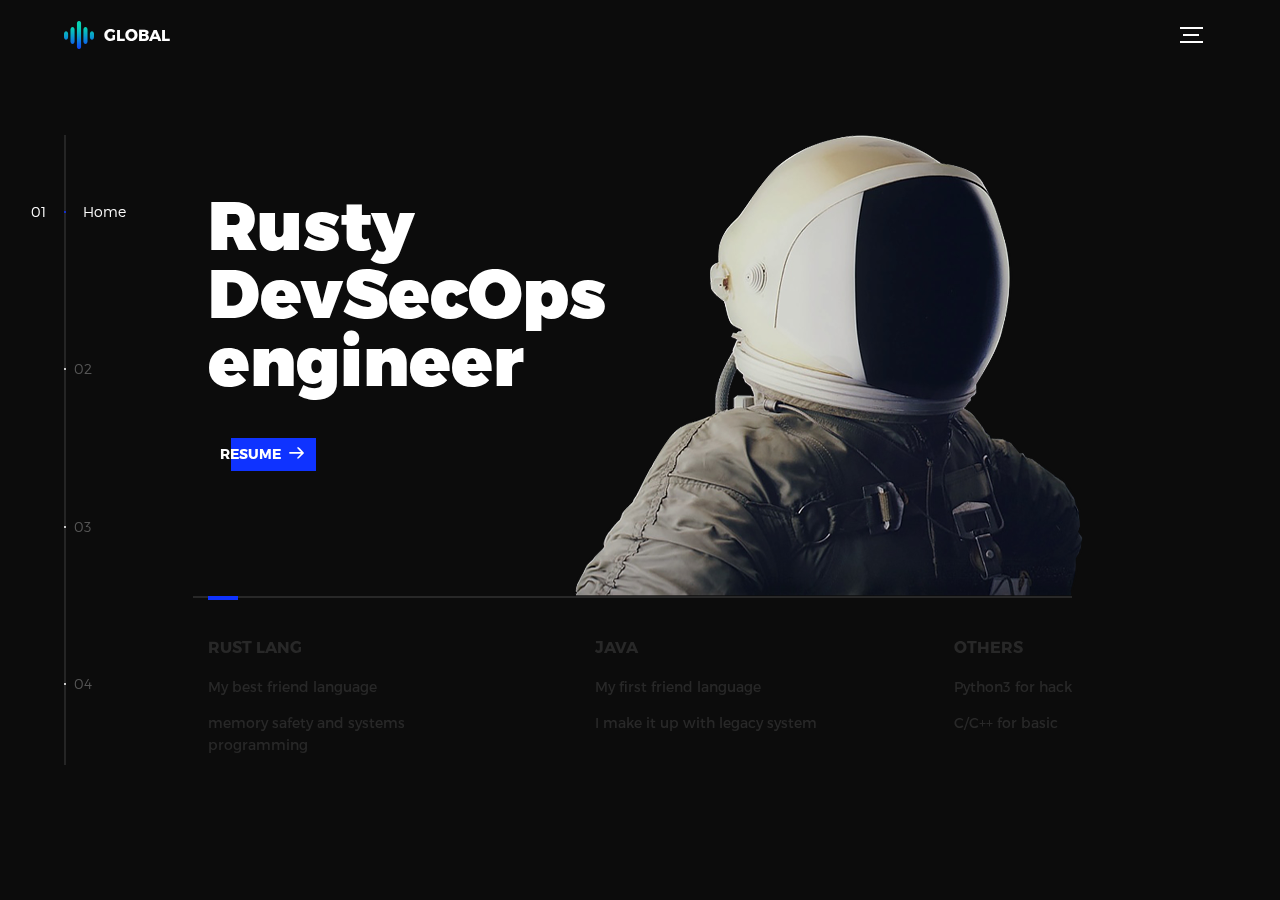
<file: index.html>
<!DOCTYPE html>
<html lang="en">
<head>

	    <style>
        /* CSS styles */
.comment, .commentInput, .commentForm {
    color: red !important;
}

        /* You can add more CSS styles here */
    </style>
  <title>Global</title>
  <meta charset="utf-8">
  <meta name="viewport" content="width=device-width, initial-scale=1">
  <meta http-equiv="X-UA-Compatible" content="IE=edge">
  <meta name="description" content="HTML5 website template">
  <meta name="keywords" content="global, template, html, sass, jquery">
  <meta name="author" content="Bucky Maler">
  <link rel="stylesheet" href="assets/css/main.css">
  <link rel="stylesheet" href="./styles.css">
</head>
<body>

<!-- notification for small viewports and landscape oriented smartphones -->
<div class="device-notification">
  <a class="device-notification--logo" href="#0">
    <img src="assets/img/logo.png" alt="Global">
    <p>Global</p>
  </a>
  <p class="device-notification--message">Global has so much to offer that we must request you orient your device to portrait or find a larger screen. You won't be disappointed.</p>
</div>

<div class="perspective effect-rotate-left">
  <div class="container"><div class="outer-nav--return"></div>
    <div id="viewport" class="l-viewport">
      <div class="l-wrapper">
        <header class="header">
          <a class="header--logo" href="#0">
            <img src="assets/img/logo.png" alt="Global">
            <p>Global</p>
          </a>
          <button class="header--cta cta">Hire Us</button>
          <div class="header--nav-toggle">
            <span></span>
          </div>
        </header>
        <nav class="l-side-nav">
          <ul class="side-nav">
            <li class="is-active"><span>Home</span></li>
            <li><span>About</span></li>
            <li><span>Comments</span></li>
            <li><span>Resume</span></li>
          </ul>
        </nav>
        <ul class="l-main-content main-content">
          <li class="l-section section section--is-active">
            <div class="intro">
              <div class="intro--banner">
                <h1>Rusty<br>DevSecOps<br>engineer</h1>
                <button class="cta">Resume
                  <svg version="1.1" id="Layer_1" xmlns="http://www.w3.org/2000/svg" xmlns:xlink="http://www.w3.org/1999/xlink" x="0px" y="0px" viewBox="0 0 150 118" style="enable-background:new 0 0 150 118;" xml:space="preserve">
                  <g transform="translate(0.000000,118.000000) scale(0.100000,-0.100000)">
                    <path d="M870,1167c-34-17-55-57-46-90c3-15,81-100,194-211l187-185l-565-1c-431,0-571-3-590-13c-55-28-64-94-18-137c21-20,33-20,597-20h575l-192-193C800,103,794,94,849,39c20-20,39-29,61-29c28,0,63,30,298,262c147,144,272,271,279,282c30,51,23,60-219,304C947,1180,926,1196,870,1167z"/>
                  </g>
                  </svg>
                  <span class="btn-background"></span>
                </button>
                <img src="assets/img/introduction-visual.png" alt="Welcome">
              </div>
              <div class="intro--options">
                <a href="#0">
                  <h3>Rust Lang</h3>
                  <p>My best friend language</p>
                  <p>memory safety and systems programming</p>
                </a>
                <a href="#0">
                  <h3>Java</h3>
                  <p>My first friend language</p>
                  <p>I make it up with legacy system</p>
                </a>
                <a href="#0">
                  <h3>others</h3>
                  <p>Python3 for hack</p>
                  <p>C/C++ for basic</p>
                </a>
              </div>
            </div>
          </li>

          <li class="l-section section">
            <div class="about">
              <div class="about--banner">
                <h2>I<br>believe in<br>the knowledge<br>power</h2>
                <a href="https://github.com/dongsub-joung">Career
                  <span>
                    <svg version="1.1" id="Layer_1" xmlns="http://www.w3.org/2000/svg" xmlns:xlink="http://www.w3.org/1999/xlink" x="0px" y="0px" viewBox="0 0 150 118" style="enable-background:new 0 0 150 118;" xml:space="preserve">
                    <g transform="translate(0.000000,118.000000) scale(0.100000,-0.100000)">
                      <path d="M870,1167c-34-17-55-57-46-90c3-15,81-100,194-211l187-185l-565-1c-431,0-571-3-590-13c-55-28-64-94-18-137c21-20,33-20,597-20h575l-192-193C800,103,794,94,849,39c20-20,39-29,61-29c28,0,63,30,298,262c147,144,272,271,279,282c30,51,23,60-219,304C947,1180,926,1196,870,1167z"/>
                    </g>
                    </svg>
                  </span>
                </a>
                <img src="assets/img/about-visual.png" alt="About Us">
              </div>
            </div>
          </li>

          <li class="l-section section">
            <div class="about">
              <div class="comments-container">
                <h2>Comments</h2>
                <div class="comments-list" id="commentsList">
                  <!-- Comments will be displayed here -->
                </div>
                <form id="commentForm" class="comment-form">
                  <textarea id="commentInput"style="color:red;" placeholder="Write your comment here..." required;></textarea>
                  <button type="submit">Submit</button>
                  <input type="hidden" id="g-recaptcha" name="g-recaptcha">
                </form>
              </div>
            </div>
          </li>




          <li class="l-section section">
            <div class="hire">
              <h2>Joung Dong Sub</h2>
              <h2>DevSecOps & Rusty</h2>
              <h2><a href="resume/resume.html">Resume - JP</a></h2>
              <h2><a href="resume/A.html">Resume - KR</a></h2>
              <h2><a href="https://sparta001.github.io">My pics(WASM)</a></h2>
              <h2><a href="mailto:kirino1103@proton.me">kirino1103@proton.me</a></h2>
            
            </div>
          </li>
        </ul>
      </div>
    </div>
  </div>
  <ul class="outer-nav">
    <li class="is-active">Home</li>
    <li>About</li>
    <li>Hire us</li>
  </ul>
</div>

<script src="https://ajax.googleapis.com/ajax/libs/jquery/2.2.4/jquery.min.js"></script>
<script>window.jQuery || document.write('<script src="assets/js/vendor/jquery-2.2.4.min.js"><\/script>')</script>
<script src="assets/js/functions-min.js"></script>
<script src="./script.js"></script>

<script src='https://www.google.com/recaptcha/api.js?render=6LcUP1ApAAAAAFsGrB5fdeUzixWHDy6RmNQpgVsR'></script>

  <script type="text/javascript">
    grecaptcha.ready(function() {
     grecaptcha.execute('6LcUP1ApAAAAAFsGrB5fdeUzixWHDy6RmNQpgVsR', {action: 'homepage'}).then(function(token) {
      document.getElementById('g-recaptcha').value = token;
     });
    });
  </script>
</body>
</html>
</file>
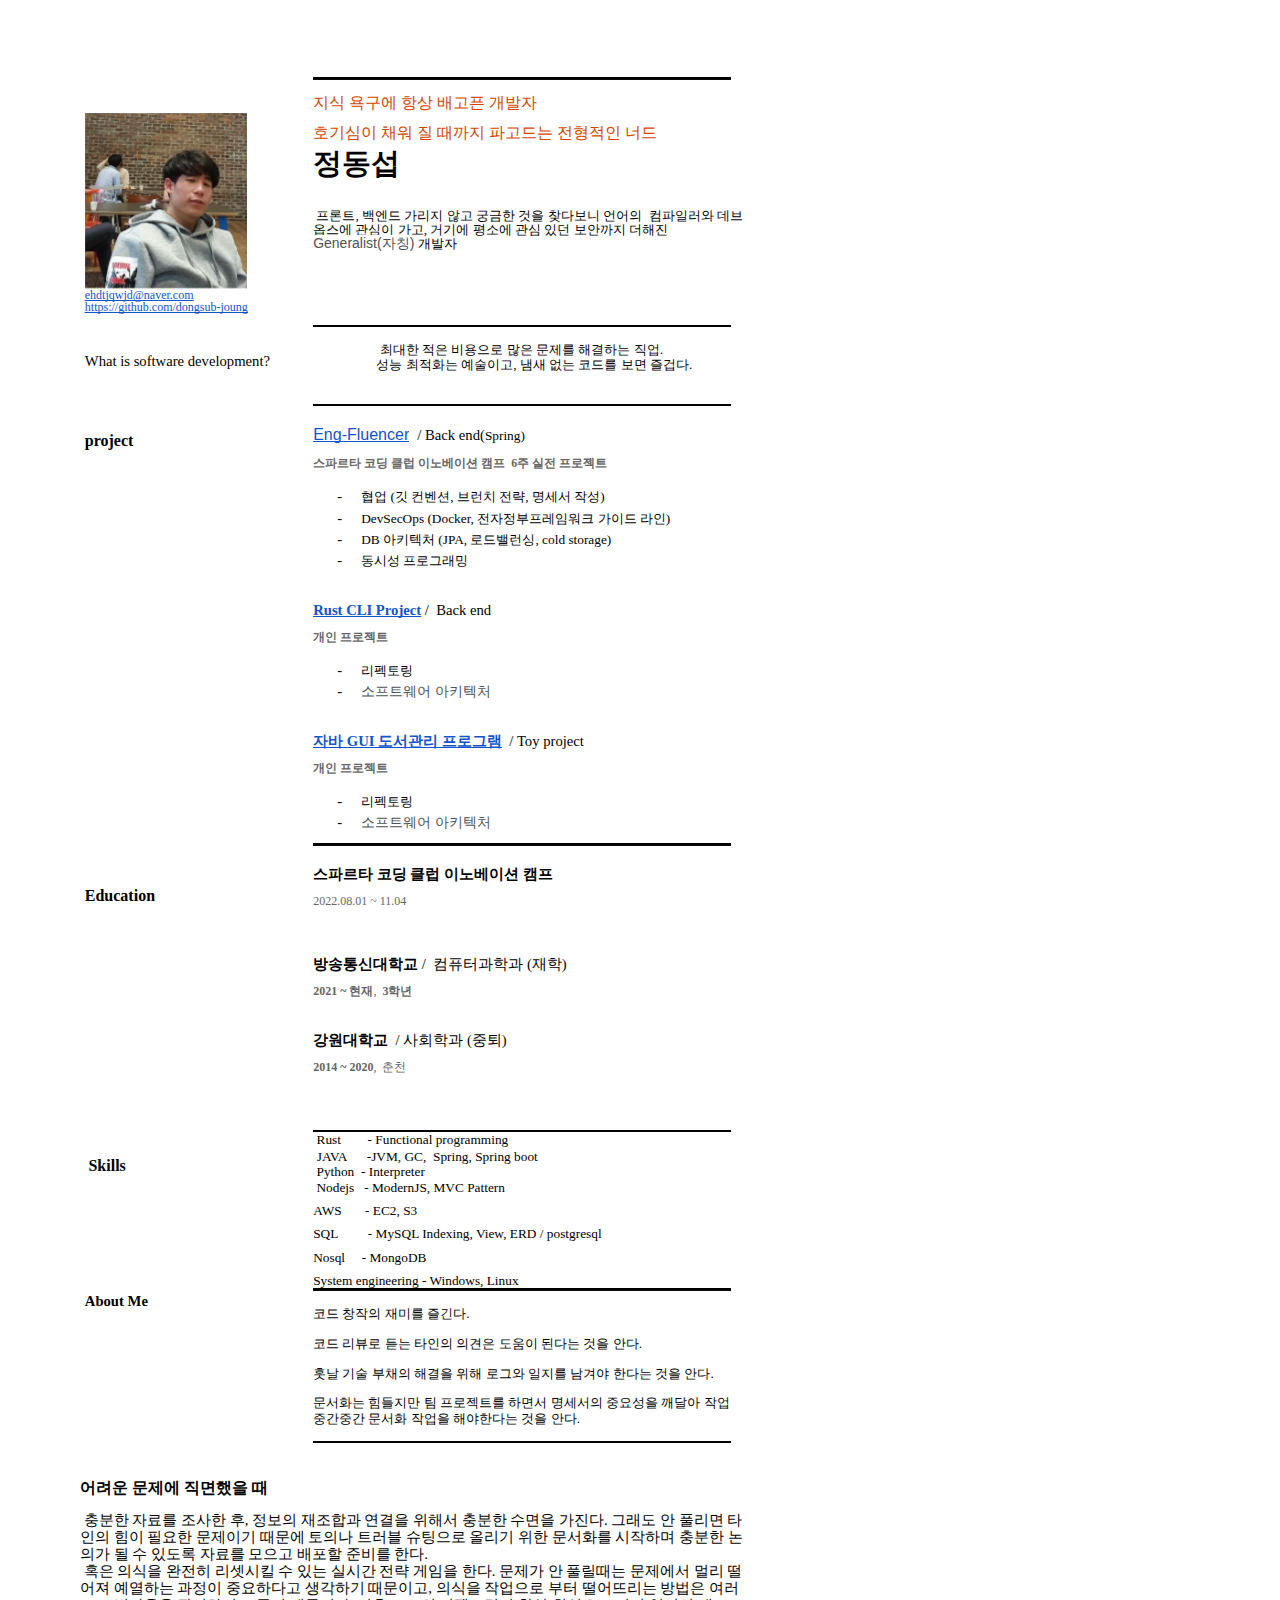
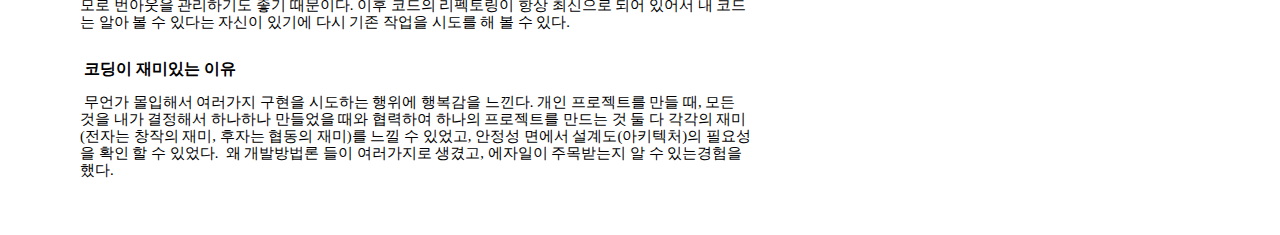
<file: resume/A.html>
<html><head><meta content="text/html; charset=UTF-8" http-equiv="content-type"><style type="text/css">@import url(https://themes.googleusercontent.com/fonts/css?kit=xTOoZr6X-i3kNg7pYrzMsnEzyYBuwf3lO_Sc3Mw9RUVbV0WvE1cEyAoIq5yYZlSc);.lst-kix_8loykrvct98i-0>li:before{content:"-  "}ul.lst-kix_uy7w8wjc7b1o-2{list-style-type:none}.lst-kix_8loykrvct98i-1>li:before{content:"-  "}.lst-kix_8loykrvct98i-2>li:before{content:"-  "}ul.lst-kix_uy7w8wjc7b1o-3{list-style-type:none}ul.lst-kix_uy7w8wjc7b1o-0{list-style-type:none}ul.lst-kix_uy7w8wjc7b1o-1{list-style-type:none}ul.lst-kix_uy7w8wjc7b1o-6{list-style-type:none}ul.lst-kix_uy7w8wjc7b1o-7{list-style-type:none}ul.lst-kix_uy7w8wjc7b1o-4{list-style-type:none}ul.lst-kix_uy7w8wjc7b1o-5{list-style-type:none}ul.lst-kix_uy7w8wjc7b1o-8{list-style-type:none}ul.lst-kix_8loykrvct98i-3{list-style-type:none}ul.lst-kix_8loykrvct98i-4{list-style-type:none}.lst-kix_8loykrvct98i-8>li:before{content:"-  "}ul.lst-kix_8loykrvct98i-1{list-style-type:none}ul.lst-kix_8loykrvct98i-2{list-style-type:none}ul.lst-kix_8loykrvct98i-7{list-style-type:none}ul.lst-kix_8loykrvct98i-8{list-style-type:none}ul.lst-kix_8loykrvct98i-5{list-style-type:none}ul.lst-kix_8loykrvct98i-6{list-style-type:none}ul.lst-kix_8loykrvct98i-0{list-style-type:none}.lst-kix_uy7w8wjc7b1o-0>li:before{content:"-  "}.lst-kix_uy7w8wjc7b1o-2>li:before{content:"-  "}.lst-kix_uy7w8wjc7b1o-1>li:before{content:"-  "}.lst-kix_8loykrvct98i-7>li:before{content:"-  "}.lst-kix_8loykrvct98i-5>li:before{content:"-  "}.lst-kix_8loykrvct98i-6>li:before{content:"-  "}ul.lst-kix_t8szb1f31g3m-1{list-style-type:none}ul.lst-kix_t8szb1f31g3m-0{list-style-type:none}ul.lst-kix_t8szb1f31g3m-3{list-style-type:none}.lst-kix_8loykrvct98i-3>li:before{content:"-  "}.lst-kix_8loykrvct98i-4>li:before{content:"-  "}ul.lst-kix_t8szb1f31g3m-2{list-style-type:none}ul.lst-kix_t8szb1f31g3m-5{list-style-type:none}ul.lst-kix_t8szb1f31g3m-4{list-style-type:none}ul.lst-kix_t8szb1f31g3m-7{list-style-type:none}ul.lst-kix_t8szb1f31g3m-6{list-style-type:none}ul.lst-kix_t8szb1f31g3m-8{list-style-type:none}.lst-kix_uy7w8wjc7b1o-7>li:before{content:"-  "}.lst-kix_uy7w8wjc7b1o-6>li:before{content:"-  "}.lst-kix_uy7w8wjc7b1o-8>li:before{content:"-  "}.lst-kix_uy7w8wjc7b1o-3>li:before{content:"-  "}.lst-kix_uy7w8wjc7b1o-4>li:before{content:"-  "}.lst-kix_uy7w8wjc7b1o-5>li:before{content:"-  "}.lst-kix_t8szb1f31g3m-2>li:before{content:"-  "}.lst-kix_t8szb1f31g3m-0>li:before{content:"-  "}.lst-kix_t8szb1f31g3m-4>li:before{content:"-  "}.lst-kix_t8szb1f31g3m-3>li:before{content:"-  "}li.li-bullet-0:before{margin-left:-18pt;white-space:nowrap;display:inline-block;min-width:18pt}.lst-kix_t8szb1f31g3m-1>li:before{content:"-  "}.lst-kix_t8szb1f31g3m-8>li:before{content:"-  "}.lst-kix_t8szb1f31g3m-7>li:before{content:"-  "}.lst-kix_t8szb1f31g3m-6>li:before{content:"-  "}.lst-kix_t8szb1f31g3m-5>li:before{content:"-  "}ol{margin:0;padding:0}table td,table th{padding:0}.c34{border-right-style:solid;padding:3.6pt 3.6pt 3.6pt 3.6pt;border-bottom-color:#ffffff;border-top-width:0pt;border-right-width:0pt;border-left-color:#ffffff;vertical-align:top;border-right-color:#ffffff;border-left-width:0pt;border-top-style:solid;border-left-style:solid;border-bottom-width:0pt;width:176.3pt;border-top-color:#ffffff;border-bottom-style:solid}.c16{border-right-style:solid;padding:5pt 5pt 5pt 5pt;border-bottom-color:#ffffff;border-top-width:0pt;border-right-width:0pt;border-left-color:#ffffff;vertical-align:top;border-right-color:#ffffff;border-left-width:0pt;border-top-style:solid;border-left-style:solid;border-bottom-width:0pt;width:327.7pt;border-top-color:#ffffff;border-bottom-style:solid}.c2{padding-top:0pt;padding-bottom:0pt;line-height:1.15;orphans:2;widows:2;text-align:left;height:11pt}.c8{color:#000000;font-weight:700;text-decoration:none;vertical-align:baseline;font-size:11pt;font-family:"Lato";font-style:normal}.c14{color:#d44500;font-weight:400;text-decoration:none;vertical-align:baseline;font-size:10pt;font-family:"Lato";font-style:normal}.c19{color:#666666;font-weight:400;text-decoration:none;vertical-align:baseline;font-size:9pt;font-style:normal}.c13{margin-left:36pt;padding-top:5pt;padding-left:0pt;padding-bottom:0pt;line-height:1.0;text-align:left}.c25{color:#d44500;font-weight:400;text-decoration:none;vertical-align:baseline;font-size:12pt;font-style:normal}.c10{text-decoration-skip-ink:none;font-size:9pt;-webkit-text-decoration-skip:none;color:#1155cc;text-decoration:underline}.c18{padding-top:6pt;padding-bottom:0pt;line-height:1.0;text-align:left;height:11pt}.c0{background-color:#ffffff;font-size:10.5pt;font-family:"Arial";color:#4d5156;font-weight:400}.c4{padding-top:0pt;padding-bottom:0pt;line-height:1.0;text-align:left;height:11pt}.c6{padding-top:0pt;padding-bottom:0pt;line-height:1.0;text-align:left}.c12{color:#000000;text-decoration:none;vertical-align:baseline;font-style:normal}.c32{padding-top:16pt;padding-bottom:0pt;line-height:1.15;text-align:left}.c44{border-spacing:0;border-collapse:collapse;margin-right:auto}.c41{padding-top:4pt;padding-bottom:0pt;line-height:1.15;text-align:left}.c1{padding-top:6pt;padding-bottom:0pt;line-height:1.15;text-align:left}.c36{text-decoration-skip-ink:none;-webkit-text-decoration-skip:none;color:#1155cc;text-decoration:underline}.c3{padding-top:0pt;padding-bottom:0pt;line-height:1.15;text-align:left}.c29{padding-top:6pt;padding-bottom:0pt;line-height:1.0;text-align:left}.c39{background-color:#ffffff;font-size:12pt;font-family:"Arial"}.c40{background-color:#ffffff;max-width:504pt;padding:36pt 54pt 36pt 54pt}.c7{font-size:11pt;font-family:"Lato";font-weight:400}.c21{font-weight:400;font-size:9pt}.c17{font-weight:400;font-size:10pt}.c11{font-size:12pt;font-weight:700}.c22{padding:0;margin:0}.c9{color:inherit;text-decoration:inherit}.c27{font-size:13pt;font-family:"Raleway"}.c20{font-weight:700;font-size:10pt}.c5{orphans:2;widows:2}.c43{height:214.5pt}.c28{height:81pt}.c45{height:141.8pt}.c15{font-family:"Lato"}.c38{font-size:22pt}.c35{font-size:6pt}.c47{height:59.2pt}.c37{font-family:"Raleway"}.c31{page-break-after:avoid}.c42{font-size:9pt}.c30{height:11pt}.c26{font-weight:700}.c46{color:#24292f}.c24{height:66.8pt}.c23{font-size:10pt}.c33{font-weight:400}.title{padding-top:6pt;color:#000000;font-weight:700;font-size:24pt;padding-bottom:0pt;font-family:"Raleway";line-height:1.0;page-break-after:avoid;orphans:2;widows:2;text-align:left}.subtitle{padding-top:3pt;color:#f2511b;font-weight:700;font-size:16pt;padding-bottom:0pt;font-family:"Raleway";line-height:1.0;page-break-after:avoid;orphans:2;widows:2;text-align:left}li{color:#000000;font-size:11pt;font-family:"Lato"}p{margin:0;color:#000000;font-size:11pt;font-family:"Lato"}h1{padding-top:4pt;color:#000000;font-weight:700;font-size:12pt;padding-bottom:0pt;font-family:"Raleway";line-height:1.15;page-break-after:avoid;orphans:2;widows:2;text-align:left}h2{padding-top:6pt;color:#000000;font-weight:700;font-size:11pt;padding-bottom:0pt;font-family:"Lato";line-height:1.15;page-break-after:avoid;orphans:2;widows:2;text-align:left}h3{padding-top:6pt;color:#666666;font-size:9pt;padding-bottom:0pt;font-family:"Lato";line-height:1.15;page-break-after:avoid;orphans:2;widows:2;text-align:left}h4{padding-top:8pt;-webkit-text-decoration-skip:none;color:#666666;text-decoration:underline;font-size:11pt;padding-bottom:0pt;line-height:1.15;page-break-after:avoid;text-decoration-skip-ink:none;font-family:"Trebuchet MS";orphans:2;widows:2;text-align:left}h5{padding-top:8pt;color:#666666;font-size:11pt;padding-bottom:0pt;font-family:"Trebuchet MS";line-height:1.15;page-break-after:avoid;orphans:2;widows:2;text-align:left}h6{padding-top:8pt;color:#666666;font-size:11pt;padding-bottom:0pt;font-family:"Trebuchet MS";line-height:1.15;page-break-after:avoid;font-style:italic;orphans:2;widows:2;text-align:left}</style></head><body class="c40 doc-content"><p class="c3 c30"><span class="c12 c15 c33 c35"></span></p><a id="t.430068167a3ee9b8377adfa25f89f45b311cb01b"></a><a id="t.0"></a><table class="c44"><tr class="c45"><td class="c34" colspan="1" rowspan="1"><p class="c4 c31 title" id="h.4prkjmzco10w"><span class="c12 c26 c27"></span></p><p class="c4 c5"><span class="c12 c7"></span></p><p class="c6 c5"><span style="overflow: hidden; display: inline-block; margin: 0.00px 0.00px; border: 0.00px solid #000000; transform: rotate(0.00rad) translateZ(0px); -webkit-transform: rotate(0.00rad) translateZ(0px); width: 162.50px; height: 176.39px;"><img alt="" src="images/image2.jpg" style="width: 162.50px; height: 176.39px; margin-left: 0.00px; margin-top: 0.00px; transform: rotate(0.00rad) translateZ(0px); -webkit-transform: rotate(0.00rad) translateZ(0px);" title=""></span></p><p class="c6 c5"><span class="c10"><a class="c9" href="mailto:ehdtjqwjd@naver.com">ehdtjqwjd@naver.com</a></span></p><p class="c6 c5"><span class="c10"><a class="c9" href="https://www.google.com/url?q=https://github.com/dongsub-joung&amp;sa=D&amp;source=editors&amp;ust=1704192529591000&amp;usg=AOvVaw03KQDg-KQeLoETMLQfgfi3">https://github.com/dongsub-joung</a></span><span class="c42">&nbsp;</span></p></td><td class="c16" colspan="1" rowspan="1"><p class="c6"><span style="overflow: hidden; display: inline-block; margin: 0.00px 0.00px; border: 0.00px solid #000000; transform: rotate(0.00rad) translateZ(0px); -webkit-transform: rotate(0.00rad) translateZ(0px); width: 418.00px; height: 2.67px;"><img alt="" src="images/image1.png" style="width: 418.00px; height: 2.67px; margin-left: 0.00px; margin-top: 0.00px; transform: rotate(0.00rad) translateZ(0px); -webkit-transform: rotate(0.00rad) translateZ(0px);" title="horizontal line"></span></p><p class="c4"><span class="c14"></span></p><p class="c6"><span class="c15 c25">&#51648;&#49885; &#50837;&#44396;&#50640; &#54637;&#49345; &#48176;&#44256;&#54536; &#44060;&#48156;&#51088;</span></p><p class="c4"><span class="c25 c15"></span></p><p class="c6"><span class="c25 c15">&#54840;&#44592;&#49900;&#51060; &#52292;&#50892; &#51656; &#46412;&#44620;&#51648; &#54028;&#44256;&#46300;&#45716; &#51204;&#54805;&#51201;&#51064; &#45320;&#46300;</span></p><p class="c29"><span class="c12 c15 c26 c38">&#51221;&#46041;&#49453;</span></p><p class="c18"><span class="c12 c17 c15"></span></p><p class="c29"><span class="c23">&nbsp;&#54532;&#47200;&#53944;, &#48177;&#50644;&#46300; &#44032;&#47532;&#51648; &#50506;&#44256; &#44417;&#44552;&#54620; &#44163;&#51012; &#52286;&#45796;&#48372;&#45768; &#50616;&#50612;&#51032; &nbsp;&#52980;&#54028;&#51068;&#47084;&#50752; &#45936;&#48652;&#50741;&#49828;&#50640; &#44288;&#49900;&#51060; &#44032;&#44256;, &#44144;&#44592;&#50640; &#54217;&#49548;&#50640; &#44288;&#49900; &#51080;&#45912; &#48372;&#50504;&#44620;&#51648; &#45908;&#54644;&#51652; </span><span class="c0">Generalist(&#51088;&#52845;) </span><span class="c23">&#44060;&#48156;&#51088;</span></p></td></tr><tr class="c47"><td class="c34" colspan="1" rowspan="1"><p class="c4"><span class="c12 c15 c20"></span></p><h1 class="c41" id="h.g1609fr94wr5"><span class="c7">What is software development? </span></h1></td><td class="c16" colspan="1" rowspan="1"><p class="c3"><span style="overflow: hidden; display: inline-block; margin: 0.00px 0.00px; border: 0.00px solid #000000; transform: rotate(0.00rad) translateZ(0px); -webkit-transform: rotate(0.00rad) translateZ(0px); width: 418.00px; height: 2.67px;"><img alt="" src="images/image1.png" style="width: 418.00px; height: 2.67px; margin-left: 0.00px; margin-top: 0.00px; transform: rotate(0.00rad) translateZ(0px); -webkit-transform: rotate(0.00rad) translateZ(0px);" title="horizontal line"></span></p><p class="c2"><span class="c12 c17 c15"></span></p><p class="c3 c5"><span class="c23">&nbsp; &nbsp; &nbsp; &nbsp; &nbsp; &nbsp; &nbsp; &nbsp; &nbsp; &nbsp; </span><span class="c12 c17 c15">&#52572;&#45824;&#54620; &#51201;&#51008; &#48708;&#50857;&#51004;&#47196; &#47566;&#51008; &#47928;&#51228;&#47484; &#54644;&#44208;&#54616;&#45716; &#51649;&#50629;. </span></p><p class="c3 c5"><span class="c23">&nbsp; &nbsp; &nbsp; &nbsp; &nbsp; &nbsp; &nbsp; &nbsp; &nbsp; &nbsp;&#49457;&#45733; &#52572;&#51201;&#54868;&#45716; &#50696;&#49696;&#51060;&#44256;, &#45252;&#49352; &#50630;&#45716; &#53076;&#46300;&#47484; &#48372;&#47732; &#51600;&#44161;&#45796;.</span></p></td></tr><tr class="c43"><td class="c34" colspan="1" rowspan="1"><p class="c4"><span class="c12 c20 c15"></span></p><h1 class="c41" id="h.gbnhrfggwdei"><span>project</span></h1></td><td class="c16" colspan="1" rowspan="1"><p class="c3"><span style="overflow: hidden; display: inline-block; margin: 0.00px 0.00px; border: 0.00px solid #000000; transform: rotate(0.00rad) translateZ(0px); -webkit-transform: rotate(0.00rad) translateZ(0px); width: 418.00px; height: 2.67px;"><img alt="" src="images/image1.png" style="width: 418.00px; height: 2.67px; margin-left: 0.00px; margin-top: 0.00px; transform: rotate(0.00rad) translateZ(0px); -webkit-transform: rotate(0.00rad) translateZ(0px);" title="horizontal line"></span></p><h2 class="c1" id="h.y1q60llsp3ln"><span class="c36 c33 c39"><a class="c9" href="https://www.google.com/url?q=https://github.com/Minwooooooo/FinalProject&amp;sa=D&amp;source=editors&amp;ust=1704192529594720&amp;usg=AOvVaw1ePc232WraYdWhcQxr5maI">Eng-Fluencer</a></span><span class="c39 c33 c46">&nbsp;</span><span class="c7">&nbsp;/ </span><span class="c33">Back end(</span><span class="c17">Spring)</span></h2><h3 class="c3" id="h.80m0megl6m3e"><span>&#49828;&#54028;&#47476;&#53440; &#53076;&#46377; &#53364;&#47101;</span><span>&nbsp;&#51060;&#45432;&#48288;&#51060;&#49496; &#52896;&#54532; &nbsp;6&#51452; &#49892;&#51204; &#54532;&#47196;&#51229;&#53944;</span></h3><ul class="c22 lst-kix_t8szb1f31g3m-0 start"><li class="c13 li-bullet-0"><span class="c12 c17 c15">&#54801;&#50629; (&#44611; &#52968;&#48292;&#49496;, &#48652;&#47088;&#52824; &#51204;&#47029;, &#47749;&#49464;&#49436; &#51089;&#49457;)</span></li><li class="c13 li-bullet-0"><span class="c12 c17 c15">DevSecOps (Docker, &#51204;&#51088;&#51221;&#48512;&#54532;&#47112;&#51076;&#50892;&#53356; &#44032;&#51060;&#46300; &#46972;&#51064;)</span></li><li class="c13 li-bullet-0"><span class="c12 c17 c15">DB &#50500;&#53412;&#53581;&#52376; (JPA, &#47196;&#46300;&#48184;&#47088;&#49905;, cold storage)</span></li><li class="c13 li-bullet-0"><span class="c12 c17 c15">&#46041;&#49884;&#49457; &#54532;&#47196;&#44536;&#47000;&#48141;</span></li></ul><h2 class="c32" id="h.jx2g99olagu3"><span class="c36"><a class="c9" href="https://www.google.com/url?q=https://github.com/dongsub-joung/rust_CLI&amp;sa=D&amp;source=editors&amp;ust=1704192529596072&amp;usg=AOvVaw1h1pQppQ01USon4JjpnfnZ">Rust CLI Project</a></span><span>&nbsp;</span><span class="c7">/ &nbsp;</span><span class="c33">Back end</span><span class="c17">&nbsp;</span></h2><h3 class="c3" id="h.2mi9nbblv0yw"><span>&#44060;&#51064; &#54532;&#47196;&#51229;&#53944;</span></h3><ul class="c22 lst-kix_8loykrvct98i-0 start"><li class="c13 li-bullet-0"><span class="c12 c17 c15">&#47532;&#54169;&#53664;&#47553;</span></li><li class="c13 li-bullet-0"><span class="c0">&#49548;&#54532;&#53944;&#50920;&#50612; &#50500;&#53412;&#53581;&#52376;</span></li></ul><h2 class="c32" id="h.bzmuwmfhy523"><span class="c36"><a class="c9" href="https://www.google.com/url?q=https://github.com/dongsub-joung/Sociology_bookList&amp;sa=D&amp;source=editors&amp;ust=1704192529597096&amp;usg=AOvVaw3shZeiS-e7fTmgSVo0c6dm">&#51088;&#48148; GUI &#46020;&#49436;&#44288;&#47532; &#54532;&#47196;&#44536;&#47016;</a></span><span>&nbsp;</span><span class="c7">&nbsp;/ </span><span class="c33">Toy project</span></h2><h3 class="c3" id="h.aoj1792hs637"><span>&#44060;&#51064; &#54532;&#47196;&#51229;&#53944;</span></h3><ul class="c22 lst-kix_8loykrvct98i-0"><li class="c13 li-bullet-0"><span class="c12 c17 c15">&#47532;&#54169;&#53664;&#47553;</span></li><li class="c13 li-bullet-0"><span class="c0">&#49548;&#54532;&#53944;&#50920;&#50612; &#50500;&#53412;&#53581;&#52376;</span></li></ul></td></tr><tr class="c24"><td class="c34" colspan="1" rowspan="1"><p class="c4"><span class="c12 c20 c15"></span></p><p class="c4"><span class="c12 c20 c15"></span></p><h1 class="c41" id="h.tk538brb1kdf"><span class="c11 c37">Education</span></h1></td><td class="c16" colspan="1" rowspan="1"><p class="c3"><span style="overflow: hidden; display: inline-block; margin: 0.00px 0.00px; border: 0.00px solid #000000; transform: rotate(0.00rad) translateZ(0px); -webkit-transform: rotate(0.00rad) translateZ(0px); width: 418.00px; height: 2.67px;"><img alt="" src="images/image1.png" style="width: 418.00px; height: 2.67px; margin-left: 0.00px; margin-top: 0.00px; transform: rotate(0.00rad) translateZ(0px); -webkit-transform: rotate(0.00rad) translateZ(0px);" title="horizontal line"></span></p><h2 class="c1" id="h.6wyjc8ttqn9t"><span>&#49828;&#54028;&#47476;&#53440; &#53076;&#46377; &#53364;&#47101; &#51060;&#45432;&#48288;&#51060;&#49496; &#52896;&#54532;</span></h2><h3 class="c3" id="h.gr2w351ys1pt"><span class="c19 c15">2022.08.01 ~ 11.04</span></h3><p class="c4 c5"><span class="c12 c7"></span></p><h2 class="c1" id="h.f3ka0w8ljnt9"><span>&#48169;&#49569;&#53685;&#49888;&#45824;&#54617;&#44368; </span><span class="c7">/ &nbsp;</span><span class="c33">&#52980;&#54504;&#53552;&#44284;&#54617;&#44284; (&#51116;&#54617;)</span></h2><h3 class="c3" id="h.uqfre138cju9"><span>2021 ~ &#54788;&#51116;</span><span class="c21 c15">, &nbsp;</span><span>3&#54617;&#45380;</span></h3><h2 class="c32" id="h.u3uy0857ab2n"><span>&#44053;&#50896;&#45824;&#54617;&#44368; </span><span class="c7">&nbsp;</span><span class="c7">/</span><span class="c33">&nbsp;&#49324;&#54924;&#54617;&#44284; (&#51473;&#53748;)</span></h2><h3 class="c3" id="h.re1qtuma0rpm"><span>2014 ~ 2020</span><span class="c21 c15">, &nbsp;</span><span class="c19 c15">&#52632;&#52380;</span></h3><p class="c4 c5"><span class="c7 c12"></span></p><p class="c4 c5"><span class="c12 c7"></span></p></td></tr><tr class="c28"><td class="c34" colspan="1" rowspan="1"><p class="c2"><span class="c12 c20 c15"></span></p><p class="c2"><span class="c8"></span></p><p class="c3 c5"><span class="c26">&nbsp;</span><span class="c11 c37">Skills</span></p><p class="c2"><span class="c8"></span></p><p class="c2"><span class="c8"></span></p><p class="c2"><span class="c8"></span></p><p class="c2"><span class="c8"></span></p><p class="c2"><span class="c8"></span></p><p class="c2"><span class="c8"></span></p><p class="c2"><span class="c8"></span></p><p class="c2"><span class="c8"></span></p><p class="c3 c5"><span class="c26">About Me</span></p></td><td class="c16" colspan="1" rowspan="1"><p class="c3"><span style="overflow: hidden; display: inline-block; margin: 0.00px 0.00px; border: 0.00px solid #000000; transform: rotate(0.00rad) translateZ(0px); -webkit-transform: rotate(0.00rad) translateZ(0px); width: 418.00px; height: 2.67px;"><img alt="" src="images/image1.png" style="width: 418.00px; height: 2.67px; margin-left: 0.00px; margin-top: 0.00px; transform: rotate(0.00rad) translateZ(0px); -webkit-transform: rotate(0.00rad) translateZ(0px);" title="horizontal line"></span></p><p class="c3 c5"><span class="c23">&nbsp;Rust &nbsp; &nbsp; &nbsp; &nbsp;- Functional programming</span></p><p class="c3 c5"><span class="c26">&nbsp;</span><span class="c12 c17 c15">JAVA &nbsp; &nbsp; &nbsp;-JVM, GC, &nbsp;Spring, Spring boot</span></p><p class="c3 c5"><span class="c12 c17 c15">&nbsp;Python &nbsp;- Interpreter</span></p><p class="c3 c5"><span class="c12 c17 c15">&nbsp;Nodejs &nbsp; - ModernJS, MVC Pattern</span></p><p class="c1"><span class="c12 c17 c15">AWS &nbsp; &nbsp; &nbsp; - EC2, S3</span></p><p class="c1"><span class="c12 c17 c15">SQL &nbsp; &nbsp; &nbsp; &nbsp; - MySQL Indexing, View, ERD / postgresql</span></p><p class="c1"><span class="c12 c17 c15">Nosql &nbsp; &nbsp; - MongoDB </span></p><p class="c1"><span class="c23">System engineering - Windows, Linux</span></p><p class="c3"><span style="overflow: hidden; display: inline-block; margin: 0.00px 0.00px; border: 0.00px solid #000000; transform: rotate(0.00rad) translateZ(0px); -webkit-transform: rotate(0.00rad) translateZ(0px); width: 418.00px; height: 2.67px;"><img alt="" src="images/image1.png" style="width: 418.00px; height: 2.67px; margin-left: 0.00px; margin-top: 0.00px; transform: rotate(0.00rad) translateZ(0px); -webkit-transform: rotate(0.00rad) translateZ(0px);" title="horizontal line"></span></p><p class="c3 c30"><span class="c12 c17 c15"></span></p><p class="c3"><span class="c12 c17 c15">&#53076;&#46300; &#52285;&#51089;&#51032; &#51116;&#48120;&#47484; &#51600;&#44596;&#45796;. </span></p><p class="c3 c30"><span class="c12 c17 c15"></span></p><p class="c3"><span class="c12 c17 c15">&#53076;&#46300; &#47532;&#48624;&#47196; &#46307;&#45716; &#53440;&#51064;&#51032; &#51032;&#44204;&#51008; &#46020;&#50880;&#51060; &#46108;&#45796;&#45716; &#44163;&#51012; &#50504;&#45796;.</span></p><p class="c3 c30"><span class="c12 c17 c15"></span></p><p class="c3"><span class="c12 c17 c15">&#54999;&#45216; &#44592;&#49696; &#48512;&#52292;&#51032; &#54644;&#44208;&#51012; &#50948;&#54644; &#47196;&#44536;&#50752; &#51068;&#51648;&#47484; &#45224;&#44200;&#50556; &#54620;&#45796;&#45716; &#44163;&#51012; &#50504;&#45796;.</span></p><p class="c3 c30"><span class="c12 c17 c15"></span></p><p class="c3"><span class="c12 c17 c15">&#47928;&#49436;&#54868;&#45716; &#55192;&#46308;&#51648;&#47564; &#54016; &#54532;&#47196;&#51229;&#53944;&#47484; &#54616;&#47732;&#49436; &#47749;&#49464;&#49436;&#51032; &#51473;&#50836;&#49457;&#51012; &#44648;&#45804;&#50500; &#51089;&#50629; &#51473;&#44036;&#51473;&#44036; &#47928;&#49436;&#54868; &#51089;&#50629;&#51012; &#54644;&#50556;&#54620;&#45796;&#45716; &#44163;&#51012; &#50504;&#45796;.</span></p><p class="c3 c30"><span class="c12 c17 c15"></span></p><p class="c3"><span style="overflow: hidden; display: inline-block; margin: 0.00px 0.00px; border: 0.00px solid #000000; transform: rotate(0.00rad) translateZ(0px); -webkit-transform: rotate(0.00rad) translateZ(0px); width: 418.00px; height: 2.67px;"><img alt="" src="images/image1.png" style="width: 418.00px; height: 2.67px; margin-left: 0.00px; margin-top: 0.00px; transform: rotate(0.00rad) translateZ(0px); -webkit-transform: rotate(0.00rad) translateZ(0px);" title="horizontal line"></span></p></td></tr></table><p class="c2"><span class="c12 c17 c15"></span></p><p class="c2"><span class="c8"></span></p><p class="c3 c5"><span class="c11">&#50612;&#47140;&#50868; &#47928;&#51228;&#50640; &#51649;&#47732;&#54664;&#51012; &#46412;</span><span class="c12 c11 c15">&nbsp; </span></p><p class="c2"><span class="c8"></span></p><p class="c3 c5"><span class="c26">&nbsp;</span><span class="c12 c7">&#52649;&#48516;&#54620; &#51088;&#47308;&#47484; &#51312;&#49324;&#54620; &#54980;, &#51221;&#48372;&#51032; &#51116;&#51312;&#54633;&#44284; &#50672;&#44208;&#51012; &#50948;&#54644;&#49436; &#52649;&#48516;&#54620; &#49688;&#47732;&#51012; &#44032;&#51652;&#45796;. &#44536;&#47000;&#46020; &#50504; &#54400;&#47532;&#47732; &#53440;&#51064;&#51032; &#55192;&#51060; &#54596;&#50836;&#54620; &#47928;&#51228;&#51060;&#44592; &#46412;&#47928;&#50640; &#53664;&#51032;&#45208; &#53944;&#47084;&#48660; &#49800;&#54021;&#51004;&#47196; &#50732;&#47532;&#44592; &#50948;&#54620; &#47928;&#49436;&#54868;&#47484; &#49884;&#51089;&#54616;&#47728; &#52649;&#48516;&#54620; &#45436;&#51032;&#44032; &#46112; &#49688; &#51080;&#46020;&#47197; &#51088;&#47308;&#47484; &#47784;&#51004;&#44256; &#48176;&#54252;&#54624; &#51456;&#48708;&#47484; &#54620;&#45796;. </span></p><p class="c3 c5"><span class="c12 c7">&nbsp;&#54841;&#51008; &#51032;&#49885;&#51012; &#50756;&#51204;&#55176; &#47532;&#49483;&#49884;&#53420; &#49688; &#51080;&#45716; &#49892;&#49884;&#44036; &#51204;&#47029; &#44172;&#51076;&#51012; &#54620;&#45796;. &#47928;&#51228;&#44032; &#50504; &#54400;&#47540;&#46412;&#45716; &#47928;&#51228;&#50640;&#49436; &#47680;&#47532; &#46504;&#50612;&#51256; &#50696;&#50676;&#54616;&#45716; &#44284;&#51221;&#51060; &#51473;&#50836;&#54616;&#45796;&#44256; &#49373;&#44033;&#54616;&#44592; &#46412;&#47928;&#51060;&#44256;, &#51032;&#49885;&#51012; &#51089;&#50629;&#51004;&#47196; &#48512;&#53552; &#46504;&#50612;&#46888;&#47532;&#45716; &#48169;&#48277;&#51008; &#50668;&#47084;&#47784;&#47196; &#48264;&#50500;&#50883;&#51012; &#44288;&#47532;&#54616;&#44592;&#46020; &#51339;&#44592; &#46412;&#47928;&#51060;&#45796;. &#51060;&#54980; &#53076;&#46300;&#51032; &#47532;&#54169;&#53664;&#47553;&#51060; &#54637;&#49345; &#52572;&#49888;&#51004;&#47196; &#46104;&#50612; &#51080;&#50612;&#49436; &#45236; &#53076;&#46300;&#45716; &#50508;&#50500; &#48380; &#49688; &#51080;&#45796;&#45716; &#51088;&#49888;&#51060; &#51080;&#44592;&#50640; &#45796;&#49884; &#44592;&#51316; &#51089;&#50629;&#51012; &#49884;&#46020;&#47484; &#54644; &#48380; &#49688; &#51080;&#45796;. </span></p><p class="c2"><span class="c12 c7"></span></p><p class="c2"><span class="c12 c7"></span></p><p class="c3 c5"><span>&nbsp;</span><span class="c12 c11 c15">&#53076;&#46377;&#51060; &#51116;&#48120;&#51080;&#45716; &#51060;&#50976;</span></p><p class="c2"><span class="c12 c11 c15"></span></p><p class="c3 c5"><span class="c11">&nbsp;</span><span class="c12 c7">&#47924;&#50616;&#44032; &#47792;&#51077;&#54644;&#49436; &#50668;&#47084;&#44032;&#51648; &#44396;&#54788;&#51012; &#49884;&#46020;&#54616;&#45716; &#54665;&#50948;&#50640; &#54665;&#48373;&#44048;&#51012; &#45712;&#45184;&#45796;. &#44060;&#51064; &#54532;&#47196;&#51229;&#53944;&#47484; &#47564;&#46308; &#46412;, &#47784;&#46304; &#44163;&#51012; &#45236;&#44032; &#44208;&#51221;&#54644;&#49436; &#54616;&#45208;&#54616;&#45208; &#47564;&#46308;&#50632;&#51012; &#46412;&#50752; &#54801;&#47141;&#54616;&#50668; &#54616;&#45208;&#51032; &#54532;&#47196;&#51229;&#53944;&#47484; &#47564;&#46300;&#45716; &#44163; &#46168; &#45796; &#44033;&#44033;&#51032; &#51116;&#48120;(&#51204;&#51088;&#45716; &#52285;&#51089;&#51032; &#51116;&#48120;, &#54980;&#51088;&#45716; &#54801;&#46041;&#51032; &#51116;&#48120;)&#47484; &#45712;&#45188; &#49688; &#51080;&#50632;&#44256;, &#50504;&#51221;&#49457; &#47732;&#50640;&#49436; &#49444;&#44228;&#46020;(&#50500;&#53412;&#53581;&#52376;)&#51032; &#54596;&#50836;&#49457;&#51012; &#54869;&#51064; &#54624; &#49688; &#51080;&#50632;&#45796;. &nbsp;&#50780; &#44060;&#48156;&#48169;&#48277;&#47200; &#46308;&#51060; &#50668;&#47084;&#44032;&#51648;&#47196; &#49373;&#44220;&#44256;, &#50640;&#51088;&#51068;&#51060; &#51452;&#47785;&#48155;&#45716;&#51648; &#50508; &#49688; &#51080;&#45716;&#44221;&#54744;&#51012; &#54664;&#45796;. </span></p></body></html>
</file>
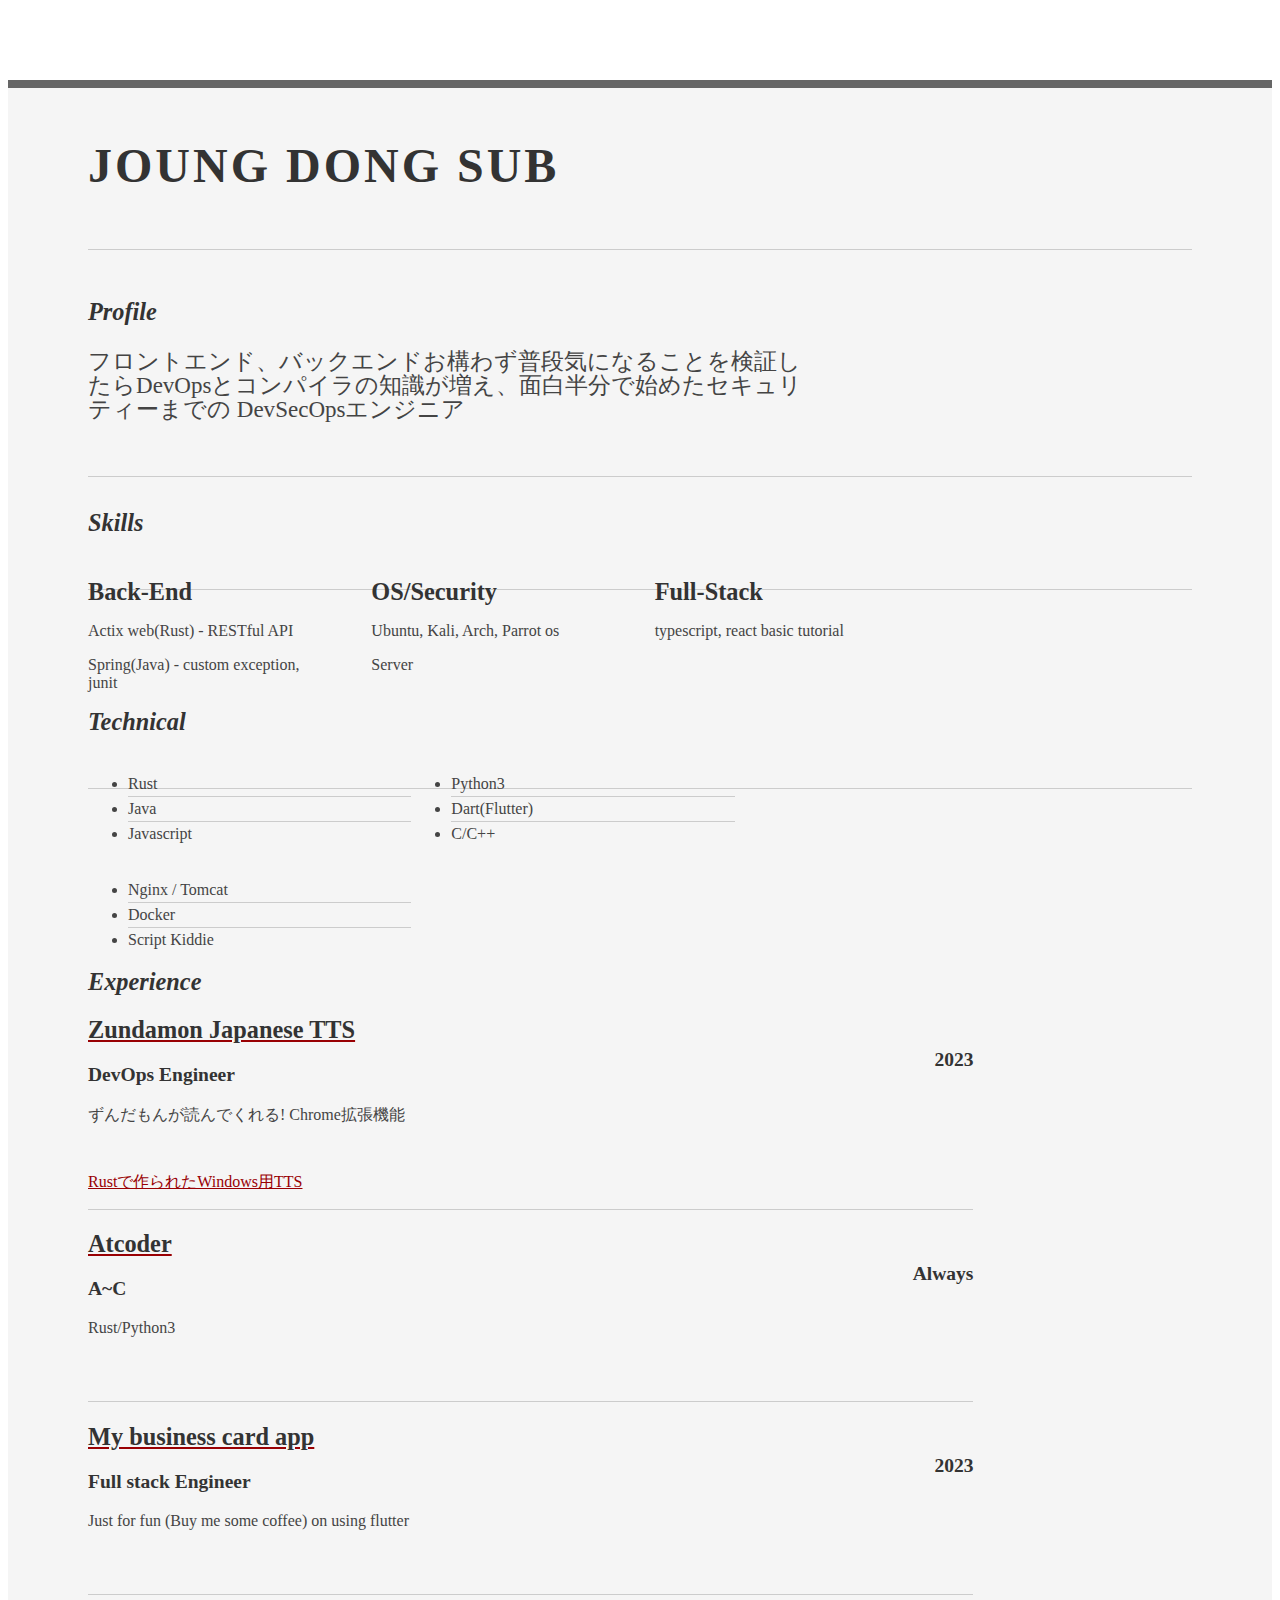
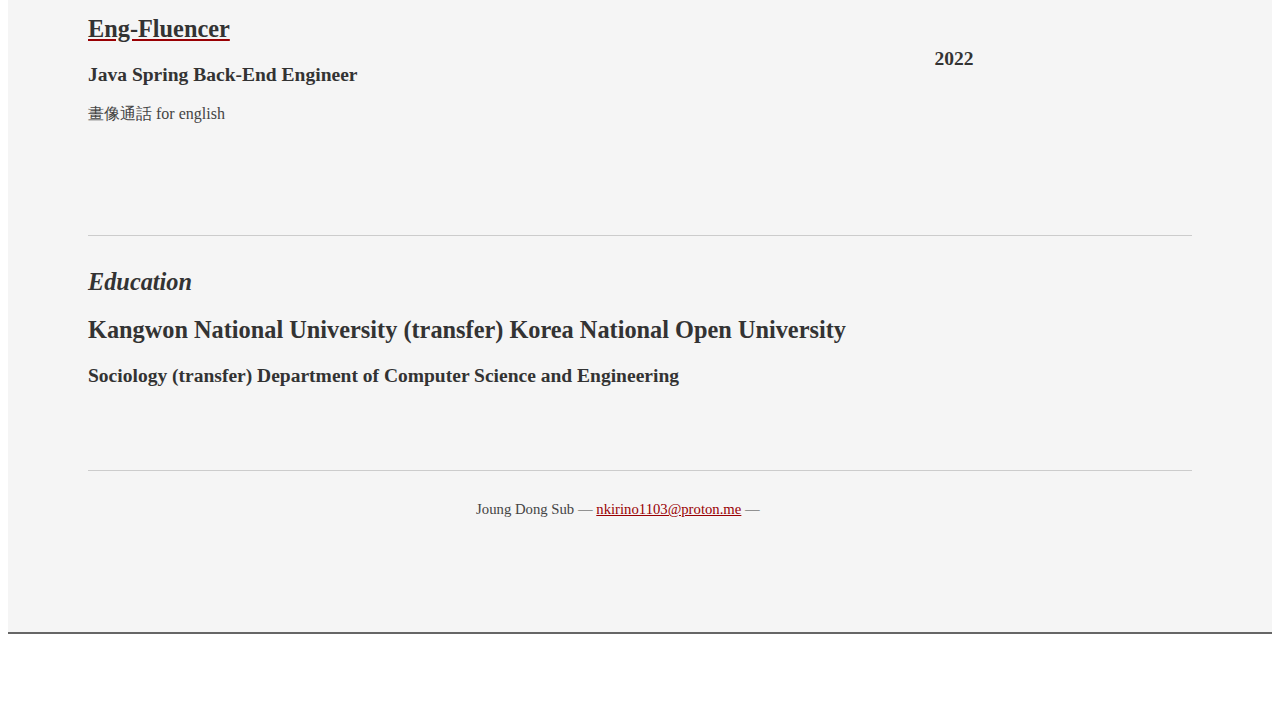
<file: resume/resume.html>
<!DOCTYPE html PUBLIC "-//W3C//DTD XHTML 1.0 Strict//EN" "http://www.w3.org/TR/xhtml1/DTD/xhtml1-strict.dtd">
<html>
<head>

	<title>Jonathan Doe | Web Designer, Director | name@yourdomain.com</title>
	<meta http-equiv="content-type" content="text/html; charset=utf-8" />

	<meta name="keywords" content="" />
	<meta name="description" content="" />

	<link rel="stylesheet" type="text/css" href="http://yui.yahooapis.com/2.7.0/build/reset-fonts-grids/reset-fonts-grids.css" media="all" /> 
	<link rel="stylesheet" type="text/css" href="resume.css" media="all" />

</head>
<body>

<div id="doc2" class="yui-t7">
	<div id="inner">
	
		<div id="hd">
			<div class="yui-gc">
				<div class="yui-u first">
					<h1>Joung Dong Sub</h1>
				</div>

				<div class="yui-u">
					<div class="contact-info">
					</div><!--// .contact-info -->
				</div>
			</div><!--// .yui-gc -->
		</div><!--// hd -->

		<div id="bd">
			<div id="yui-main">
				<div class="yui-b">

					<div class="yui-gf">
						<div class="yui-u first">
							<h2>Profile</h2>
						</div>
						<div class="yui-u">
							<p class="enlarge">
								フロントエンド、バックエンドお構わず普段気になることを検証したらDevOpsとコンパイラの知識が増え、面白半分で始めたセキュリティーまでの DevSecOpsエンジニア
							</p>
						</div>
					</div><!--// .yui-gf -->

					<div class="yui-gf">
						<div class="yui-u first">
							<h2>Skills</h2>
						</div>
						<div class="yui-u">

								<div class="talent">
									<h2>Back-End</h2>
									<p>Actix web(Rust) - RESTful API</p>
									<p>Spring(Java) - custom exception, junit</p>
								</div>

								<div class="talent">
									<h2>OS/Security </h2>
									<p>Ubuntu, Kali, Arch, Parrot os</p>
									<p>Server</p>
								</div>

								<div class="talent">
									<h2>Full-Stack</h2>
									<p>typescript, react basic tutorial</p>
								</div>
						</div>
					</div><!--// .yui-gf -->

					<div class="yui-gf">
						<div class="yui-u first">
							<h2>Technical</h2>
						</div>
						<div class="yui-u">
							<ul class="talent">
								<li>Rust</li>
								<li>Java</li>
								<li class="last">Javascript</li>
							</ul>

							<ul class="talent">
								<li>Python3</li>
								<li>Dart(Flutter)</li>
								<li class="last">C/C++</li>
							</ul>

							<ul class="talent">
								<li>Nginx / Tomcat</li>
								<li>Docker</li>
								<li class="last">Script Kiddie</li>
							</ul>
						</div>
					</div><!--// .yui-gf-->

					<div class="yui-gf">
	
						<div class="yui-u first">
							<h2>Experience</h2>
						</div><!--// .yui-u -->

						<div class="yui-u">
							<div class="job">
								<a href="https://github.com/Hackathon-Falcon/TTS"><h2>Zundamon Japanese TTS</h2></a>
								<h3>DevOps Engineer</h3>
								<h4>2023</h4>
								<p>ずんだもんが読んでくれる! Chrome拡張機能 </p>
								<a href="https://github.com/dongsub-joung/japanese-TTS">Rustで作られたWindows用TTS</a>
							</div>

							<div class="job">
								<a href="https://github.com/dongsub-joung/atcoder"><h2>Atcoder</h2></a>
								<h3>A~C</h3>
								<h4>Always</h4>
								<p>Rust/Python3</p>
							</div>

							<div class="job">
								<a href="https://github.com/dongsub-joung/business-card"><h2>My business card app</h2></a>
								<h3>Full stack Engineer</h3>
								<h4>2023</h4>
								<p> Just for fun (Buy me some coffee) on using flutter</p>
							</div>

							<div class="job last">
								<a href="https://github.com/Eng-Fluencer"><h2>Eng-Fluencer</h2></a>
								<h3>Java Spring Back-End Engineer</h3>
								<h4>2022</h4>
								<p> 畫像通話 for english</p>
							</div>

						</div><!--// .yui-u -->
					</div><!--// .yui-gf -->


					<div class="yui-gf last">
						<div class="yui-u first">
							<h2>Education</h2>
						</div>
						<div class="yui-u">
							<h2>Kangwon National University (transfer) Korea National Open University</h2>
							<h3>Sociology (transfer) Department of Computer Science and Engineering</h3>
						</div>

					</div><!--// .yui-gf -->


				</div><!--// .yui-b -->
			</div><!--// yui-main -->
		</div><!--// bd -->

		<div id="ft">
			<p>Joung Dong Sub &mdash; <a href="mailto:kirino1103@proton.me">nkirino1103@proton.me</a> &mdash;</p>
		</div><!--// footer -->

	</div><!-- // inner -->


</div><!--// doc -->


</body>
</html>
</file>
<file: assets/css/main.css>
@font-face{font-family:'Montserrat';src:url("fonts/Montserrat-Black.eot");src:local("☺"),url("fonts/Montserrat-Black.woff") format("woff"),url("fonts/Montserrat-Black.ttf") format("truetype"),url("fonts/Montserrat-Black.svg") format("svg");font-weight:900;font-style:normal}@font-face{font-family:'Montserrat';src:url("fonts/Montserrat-Bold.eot");src:local("☺"),url("fonts/Montserrat-Bold.woff") format("woff"),url("fonts/Montserrat-Bold.ttf") format("truetype"),url("fonts/Montserrat-Bold.svg") format("svg");font-weight:700;font-style:normal}@font-face{font-family:'Montserrat';src:url("fonts/Montserrat-Regular.eot");src:local("☺"),url("fonts/Montserrat-Regular.woff") format("woff"),url("fonts/Montserrat-Regular.ttf") format("truetype"),url("fonts/Montserrat-Regular.svg") format("svg");font-weight:400;font-style:normal}@font-face{font-family:'Montserrat';src:url("fonts/Montserrat-Light.eot");src:local("☺"),url("fonts/Montserrat-Light.woff") format("woff"),url("fonts/Montserrat-Light.ttf") format("truetype"),url("fonts/Montserrat-Light.svg") format("svg");font-weight:300;font-style:normal}/*! normalize.css v3.0.2 | MIT License | git.io/normalize */html{font-family:sans-serif;-ms-text-size-adjust:100%;-webkit-text-size-adjust:100%}body{margin:0}article,aside,details,figcaption,figure,footer,header,hgroup,main,menu,nav,section,summary{display:block}audio,canvas,progress,video{display:inline-block;vertical-align:baseline}audio:not([controls]){display:none;height:0}[hidden],template{display:none}a{background-color:transparent}a:active,a:hover{outline:0}abbr[title]{border-bottom:1px dotted}b,strong{font-weight:bold}dfn{font-style:italic}h1{font-size:2em;margin:0.67em 0}mark{background:#ff0;color:#000}small{font-size:80%}sub,sup{font-size:75%;line-height:0;position:relative;vertical-align:baseline}sup{top:-0.5em}sub{bottom:-0.25em}img{border:0}svg:not(:root){overflow:hidden}figure{margin:1em 40px}hr{box-sizing:content-box;height:0}pre{overflow:auto}code,kbd,pre,samp{font-family:monospace, monospace;font-size:1em}button,input,optgroup,select,textarea{color:inherit;font:inherit;margin:0}button{overflow:visible}button,select{text-transform:none}button,html input[type="button"],input[type="reset"],input[type="submit"]{-webkit-appearance:button;cursor:pointer}button[disabled],html input[disabled]{cursor:default}button::-moz-focus-inner,input::-moz-focus-inner{border:0;padding:0}input{line-height:normal}input[type="checkbox"],input[type="radio"]{box-sizing:border-box;padding:0}input[type="number"]::-webkit-inner-spin-button,input[type="number"]::-webkit-outer-spin-button{height:auto}input[type="search"]{-webkit-appearance:textfield;box-sizing:content-box}input[type="search"]::-webkit-search-cancel-button,input[type="search"]::-webkit-search-decoration{-webkit-appearance:none}fieldset{border:1px solid #c0c0c0;margin:0 2px;padding:0.35em 0.625em 0.75em}legend{border:0;padding:0}textarea{overflow:auto}optgroup{font-weight:bold}table{border-collapse:collapse;border-spacing:0}td,th{padding:0}::-moz-selection{background:#FFF498}::selection{background:#FFF498}::-moz-selection{background:#FFF498}img::-moz-selection{background:transparent}img::selection{background:transparent}img::-moz-selection{background:transparent}body{-webkit-tap-highlight-color:#FFF498}body{background-color:#0c0c0c;font-size:14px;line-height:1.6;font-family:"Montserrat",sans-serif;color:#fff;-webkit-font-smoothing:antialiased;-webkit-text-size-adjust:100%}.l-viewport{position:relative;width:100%;height:100vh;box-shadow:0 0 45px 5px rgba(0,0,0,0.85);overflow:hidden}.l-wrapper{position:relative;width:1440px;max-width:90%;height:100%;margin:0 auto}.l-side-nav{position:absolute;left:0;display:-webkit-box;display:-webkit-flex;display:-ms-flexbox;display:flex;height:100%;-webkit-box-align:center;-webkit-align-items:center;-ms-flex-align:center;align-items:center}.l-side-nav::before{content:"";position:absolute;top:50%;left:0;-webkit-transform:translateY(-50%);transform:translateY(-50%);width:2px;height:70%;max-height:750px;background-color:#555;opacity:.35;z-index:10}@media (max-width: 1180px){.l-side-nav{display:none}}.l-main-content{position:relative;width:100%;height:100%;margin:0;padding:0;list-style:none}.l-section{position:absolute;width:100%;height:100%}.device-notification{display:none;position:fixed;top:0;left:0;width:100%;height:100%;-webkit-box-orient:vertical;-webkit-box-direction:normal;-webkit-flex-direction:column;-ms-flex-direction:column;flex-direction:column;-webkit-box-align:center;-webkit-align-items:center;-ms-flex-align:center;-ms-grid-row-align:center;align-items:center;-webkit-box-pack:center;-webkit-justify-content:center;-ms-flex-pack:center;justify-content:center;background-color:#0c0c0c;z-index:12}.device-notification--logo{display:-webkit-box;display:-webkit-flex;display:-ms-flexbox;display:flex;-webkit-box-align:center;-webkit-align-items:center;-ms-flex-align:center;align-items:center;text-decoration:none;color:#fff}.device-notification--logo p{margin:0 0 0 10px;font-size:16px;font-weight:700;text-transform:uppercase}.device-notification--message{width:70%;margin:30px 0 0 0;font-weight:700;text-align:center}@media (max-width: 767px) and (min-width: 601px) and (max-height: 680px){.device-notification{display:-webkit-box;display:-webkit-flex;display:-ms-flexbox;display:flex}}@media (max-width: 600px) and (min-width: 480px) and (max-height: 580px){.device-notification{display:-webkit-box;display:-webkit-flex;display:-ms-flexbox;display:flex}}@media (max-width: 736px) and (min-width: 360px) and (orientation: landscape){.device-notification{display:-webkit-box;display:-webkit-flex;display:-ms-flexbox;display:flex}}@media(max-width: 359px){.device-notification{display:-webkit-box;display:-webkit-flex;display:-ms-flexbox;display:flex}}.section{opacity:0;visibility:hidden;-webkit-transition:opacity .4s ease-in-out,visibility 0s .4s;transition:opacity .4s ease-in-out,visibility 0s .4s}.section--is-active{opacity:1;visibility:visible;z-index:1;-webkit-transition:opacity .4s ease-in-out .4s;transition:opacity .4s ease-in-out .4s}.section--next{-webkit-transform:translateY(-45px);transform:translateY(-45px);-webkit-transition:-webkit-transform .4s ease-in-out;transition:-webkit-transform .4s ease-in-out;transition:transform .4s ease-in-out;transition:transform .4s ease-in-out, -webkit-transform .4s ease-in-out}.section--prev{-webkit-transform:translateY(45px);transform:translateY(45px);-webkit-transition:-webkit-transform .4s ease-in-out;transition:-webkit-transform .4s ease-in-out;transition:transform .4s ease-in-out;transition:transform .4s ease-in-out, -webkit-transform .4s ease-in-out}.header{position:absolute;top:0;left:0;display:-webkit-box;display:-webkit-flex;display:-ms-flexbox;display:flex;width:100%;height:70px;-webkit-box-align:center;-webkit-align-items:center;-ms-flex-align:center;align-items:center;-webkit-box-pack:justify;-webkit-justify-content:space-between;-ms-flex-pack:justify;justify-content:space-between;z-index:10}.header--logo{display:-webkit-box;display:-webkit-flex;display:-ms-flexbox;display:flex;-webkit-box-align:center;-webkit-align-items:center;-ms-flex-align:center;align-items:center;text-decoration:none;color:#fff}.header--logo p{margin:0 0 0 10px;font-size:16px;font-weight:700;text-transform:uppercase}.header--nav-toggle{display:-webkit-box;display:-webkit-flex;display:-ms-flexbox;display:flex;width:50px;height:50px;-webkit-box-orient:vertical;-webkit-box-direction:normal;-webkit-flex-direction:column;-ms-flex-direction:column;flex-direction:column;-webkit-box-align:center;-webkit-align-items:center;-ms-flex-align:center;align-items:center;-webkit-box-pack:center;-webkit-justify-content:center;-ms-flex-pack:center;justify-content:center;cursor:pointer}.header--nav-toggle span,.header--nav-toggle::before,.header--nav-toggle::after{content:"";position:relative;width:16px;height:2px;background-color:#fff}.header--nav-toggle::before{bottom:5px;width:23px}.header--nav-toggle::after{top:5px;width:23px}.header--cta{position:absolute;top:50%;left:50%;-webkit-transform:translate(-50%, -50%);transform:translate(-50%, -50%);padding:0 20px;line-height:30px;text-decoration:none;color:#fff;font-weight:700;text-transform:uppercase;background-color:#0f33ff;border:none;opacity:0;visibility:hidden;-webkit-transition:opacity .4s ease-in-out,visibility 0s .4s;transition:opacity .4s ease-in-out,visibility 0s .4s}.header--cta:focus{outline:none}.header--cta.is-active{opacity:1;visibility:visible;-webkit-transition:opacity .4s ease-in-out .4s;transition:opacity .4s ease-in-out .4s}@media (max-width: 767px){.header--cta{display:none}}.side-nav{position:relative;display:-webkit-box;display:-webkit-flex;display:-ms-flexbox;display:flex;width:100px;height:70%;max-height:750px;-webkit-box-orient:vertical;-webkit-box-direction:normal;-webkit-flex-direction:column;-ms-flex-direction:column;flex-direction:column;-webkit-justify-content:space-around;-ms-flex-pack:distribute;justify-content:space-around;margin:0;padding:0;list-style-position:inside;z-index:10}.side-nav>li{position:relative;top:-5px;color:#fff;font-size:6px;cursor:pointer}.side-nav>li span{position:relative;top:3px;left:10px;color:#fff;font-size:14px;font-weight:300;opacity:0;visibility:hidden}.side-nav>li::before{position:absolute;top:3px;left:10px;color:#555;font-size:14px;font-weight:300}.side-nav li:nth-child(1)::before{content:"01"}.side-nav li:nth-child(2)::before{content:"02"}.side-nav li:nth-child(3)::before{content:"03"}.side-nav li:nth-child(4)::before{content:"04"}.side-nav li:nth-child(5)::before{content:"05"}.side-nav li.is-active{color:#0f33ff;-webkit-transition:color .4s ease-in-out;transition:color .4s ease-in-out}.side-nav li.is-active span{opacity:1;visibility:visible;-webkit-transition:opacity .4s ease-in-out;transition:opacity .4s ease-in-out}.side-nav li.is-active::before{left:-33px;color:#fff}.intro{position:relative;display:-webkit-box;display:-webkit-flex;display:-ms-flexbox;display:flex;width:900px;max-width:75%;height:100%;-webkit-box-orient:vertical;-webkit-box-direction:normal;-webkit-flex-direction:column;-ms-flex-direction:column;flex-direction:column;-webkit-box-pack:center;-webkit-justify-content:center;-ms-flex-pack:center;justify-content:center;margin:0 auto}@media (max-width: 1180px){.intro{max-width:100%}}.intro--banner{position:relative;height:475px}.intro--banner::before{content:"";position:absolute;bottom:20px;left:-15px;right:0;height:2px;background-color:#282828}.intro--banner::after{content:"";position:absolute;bottom:18px;left:0;width:30px;height:4px;background-color:#0f33ff}.intro--banner h1{position:relative;font-size:68px;font-weight:900;line-height:1;z-index:1}.intro--banner button{position:relative;padding:5px 17px 5px 12px;font-weight:700;text-transform:uppercase;background-color:transparent;border:none}.intro--banner button .btn-background{position:absolute;top:0;left:23px;right:0;height:100%;background-color:#0f33ff;z-index:-1;-webkit-transition:left .2s ease-in-out;transition:left .2s ease-in-out}.intro--banner button:hover .btn-background{left:0}.intro--banner button:focus{outline:none}.intro--banner button svg{position:relative;left:5px;width:15px;fill:#fff}.intro--banner img{position:absolute;bottom:21px;right:-12px}.intro--options{display:-webkit-box;display:-webkit-flex;display:-ms-flexbox;display:flex;-webkit-box-pack:justify;-webkit-justify-content:space-between;-ms-flex-pack:justify;justify-content:space-between;margin:0;padding:0;list-style:none}.intro--options>a{max-width:250px;text-decoration:none;color:#282828;-webkit-transition:color .2s ease-in-out;transition:color .2s ease-in-out}.intro--options>a:hover{color:#fff}.intro--options h3{font-size:16px;text-transform:uppercase}.intro--options p{margin-bottom:0}@media (max-width: 900px){.intro--banner{height:380px}.intro--banner h1{font-size:55px}.intro--banner img{width:430px}.intro--options>a{margin-right:30px}.intro--options>a:last-child{margin-right:0}}@media (max-width: 767px){.intro--banner{height:305px}.intro--banner h1{font-size:44px}.intro--banner img{width:330px}.intro--options{display:block}.intro--options>a{display:block;max-width:100%;margin:0 0 30px 0}.intro--options>a:last-child{margin-bottom:0}}@media (max-width: 600px){.intro--banner{height:360px}.intro--banner h1{font-size:55px}.intro--banner img{display:none}}@media (max-width: 600px) and (max-height: 750px){.intro--banner{height:auto}.intro--banner::before,.intro--banner::after{display:none}.intro--banner h1{margin-top:0}.intro--options{display:none}}.work{position:relative;display:-webkit-box;display:-webkit-flex;display:-ms-flexbox;display:flex;width:960px;max-width:80%;height:100%;-webkit-box-orient:vertical;-webkit-box-direction:normal;-webkit-flex-direction:column;-ms-flex-direction:column;flex-direction:column;-webkit-box-pack:center;-webkit-justify-content:center;-ms-flex-pack:center;justify-content:center;margin:0 auto}@media (max-width: 1180px){.work{max-width:100%}}.work h2{margin:0 0 20px 0;font-size:30px;text-align:center}.work--lockup{position:relative}.work--lockup .slider{position:relative;display:-webkit-box;display:-webkit-flex;display:-ms-flexbox;display:flex;width:80%;margin:0 auto;padding:0;list-style:none}.work--lockup .slider--item{position:absolute;display:none;text-align:center}.work--lockup .slider--item a{text-decoration:none;color:#858585}.work--lockup .slider--item-title{margin-top:10px;font-size:12px;font-weight:700;text-transform:uppercase}.work--lockup .slider--item-description{display:none;max-width:250px;margin:0 auto}.work--lockup .slider--item-image{width:150px;height:150px;margin:0 auto;border-radius:50%;overflow:hidden}.work--lockup .slider--item-image img{width:100%}.work--lockup .slider--item-left{top:50%;left:0;-webkit-transform:translateY(-50%);transform:translateY(-50%);display:block}.work--lockup .slider--item-right{top:50%;right:0;-webkit-transform:translateY(-50%);transform:translateY(-50%);display:block}.work--lockup .slider--item-center{position:relative;top:30px;left:50%;-webkit-transform:translateX(-50%);transform:translateX(-50%);display:block}.work--lockup .slider--item-center a{color:#fff}.work--lockup .slider--item-center .slider--item-title{margin-top:25px;font-size:16px}.work--lockup .slider--item-center .slider--item-description{display:block}.work--lockup .slider--item-center .slider--item-image{width:300px;height:300px}.work--lockup .slider--next,.work--lockup .slider--prev{position:absolute;top:160px;display:-webkit-box;display:-webkit-flex;display:-ms-flexbox;display:flex;width:50px;height:50px;-webkit-box-align:center;-webkit-align-items:center;-ms-flex-align:center;align-items:center;-webkit-box-pack:center;-webkit-justify-content:center;-ms-flex-pack:center;justify-content:center;background-color:#282828;border-radius:50%;cursor:pointer}.work--lockup .slider--next svg,.work--lockup .slider--prev svg{width:20px;fill:#fff}.work--lockup .slider--next{right:0}.work--lockup .slider--prev{left:0}@media (max-width: 900px){.work--lockup .slider--item-image{width:120px;height:120px}.work--lockup .slider--item-center .slider--item-image{width:240px;height:240px}.work--lockup .slider--next,.work--lockup .slider--prev{top:130px}}@media (max-width: 767px){.work--lockup .slider{width:75%}.work--lockup .slider--item-image{width:90px;height:90px}.work--lockup .slider--item-center .slider--item-image{width:190px;height:190px}.work--lockup .slider--next,.work--lockup .slider--prev{top:105px}}@media (max-width: 600px){.work--lockup .slider{width:auto}.work--lockup .slider--item-left,.work--lockup .slider--item-right{display:none}}.about{position:relative;display:-webkit-box;display:-webkit-flex;display:-ms-flexbox;display:flex;width:900px;max-width:75%;height:100%;-webkit-box-orient:vertical;-webkit-box-direction:normal;-webkit-flex-direction:column;-ms-flex-direction:column;flex-direction:column;-webkit-box-pack:center;-webkit-justify-content:center;-ms-flex-pack:center;justify-content:center;margin:0 auto}@media (max-width: 1180px){.about{max-width:100%}}.about--banner{position:relative;height:475px}.about--banner::before{content:"";position:absolute;top:20px;left:200px;-webkit-transform:rotate(-25deg);transform:rotate(-25deg);border:5px solid #0f33ff;border-right-color:transparent;border-bottom-color:transparent}.about--banner::after{content:"";position:absolute;top:75px;left:400px;-webkit-transform:rotate(45deg);transform:rotate(45deg);width:10px;height:10px;background-color:#0f33ff}.about--banner h2{position:relative;margin-top:35px;font-size:68px;font-weight:900;line-height:1;z-index:1}.about--banner h2::before{content:"";position:absolute;top:60px;left:268px;width:30px;height:30px;background-color:#0f33ff;border-radius:50%}.about--banner h2::after{content:"";position:absolute;top:255px;left:255px;width:10px;height:10px;background-color:#0f33ff}.about--banner a{padding:5px 17px 5px 0;text-decoration:none;color:#fff;font-weight:700;text-transform:uppercase;background-color:transparent}.about--banner a:hover svg{left:10px}.about--banner a svg{position:relative;left:5px;width:15px;fill:#fff;-webkit-transition:left .2s ease-in-out;transition:left .2s ease-in-out}.about--banner img{position:absolute;bottom:-90px;right:-12px}.about--options{display:-webkit-box;display:-webkit-flex;display:-ms-flexbox;display:flex;max-width:600px;-webkit-box-pack:justify;-webkit-justify-content:space-between;-ms-flex-pack:justify;justify-content:space-between;margin:0;padding:0;list-style:none}.about--options>a{position:relative;width:150px;height:75px;text-decoration:none;color:#fff;border:10px solid #0f33ff;background-position:center;background-size:cover;background-repeat:no-repeat}.about--options>a:nth-child(1){background-image:url("../img/about-winners.jpg")}.about--options>a:nth-child(2){background-image:url("../img/about-philosophy.jpg")}.about--options>a:nth-child(3){background-image:url("../img/about-history.jpg")}.about--options>a:hover h3{bottom:-50px}.about--options h3{position:absolute;bottom:-38px;left:10px;font-size:16px;text-transform:uppercase;-webkit-transition:bottom .2s ease-in-out,left .2s ease-in-out;transition:bottom .2s ease-in-out,left .2s ease-in-out}@media (max-width: 767px){.about--banner{height:305px}.about--banner::before{top:0;left:125px}.about--banner::after{top:35px;left:260px}.about--banner h2{margin-top:10px;font-size:44px}.about--banner h2::before{top:28px;left:168px}.about--banner h2::after{top:163px;left:163px}.about--banner img{width:315px}}@media (max-width: 600px){.about--banner{height:auto}.about--banner::before{left:155px}.about--banner::after{left:310px}.about--banner h2{margin-top:0;font-size:55px}.about--banner h2::before{top:43px;left:214px}.about--banner h2::after{top:205px;left:205px}.about--banner img{display:none}.about--options{display:none}}.contact{position:fixed;top:0;left:0;width:100%;height:100%;background-image:url("../img/contact-visual.png");background-position:center;background-size:cover;background-repeat:no-repeat}.contact--lockup{position:relative;display:-webkit-box;display:-webkit-flex;display:-ms-flexbox;display:flex;width:900px;max-width:75%;height:100%;-webkit-box-align:center;-webkit-align-items:center;-ms-flex-align:center;align-items:center;-webkit-box-pack:end;-webkit-justify-content:flex-end;-ms-flex-pack:end;justify-content:flex-end;margin:0 auto}@media (max-width: 1180px){.contact--lockup{max-width:90%}}@media (max-width: 767px){.contact--lockup{-webkit-box-pack:center;-webkit-justify-content:center;-ms-flex-pack:center;justify-content:center}}.contact--lockup .modal{padding:45px 45px;text-align:center;background-color:#0c0c0c;box-shadow:0 0 30px 0 rgba(0,0,0,0.75)}.contact--lockup .modal--information p,.contact--lockup .modal--information a{display:block;margin:14px 0;text-decoration:none;color:#fff;font-weight:700}.contact--lockup .modal--information p{margin-top:0}.contact--lockup .modal--options{margin:0;padding:0;list-style:none}.contact--lockup .modal--options>li{width:130px;margin:0 auto 25px auto}.contact--lockup .modal--options li:nth-child(1){background-color:#1769ff}.contact--lockup .modal--options li:nth-child(2){background-color:#ea4c89}.contact--lockup .modal--options li:nth-child(3){margin-bottom:0;background-color:#0f33ff;text-transform:uppercase}.contact--lockup .modal--options a{display:block;width:100%;padding:8px 0;text-decoration:none;color:#fff;font-weight:700}.hire{position:relative;display:-webkit-box;display:-webkit-flex;display:-ms-flexbox;display:flex;width:700px;max-width:75%;height:100%;-webkit-box-orient:vertical;-webkit-box-direction:normal;-webkit-flex-direction:column;-ms-flex-direction:column;flex-direction:column;-webkit-box-pack:center;-webkit-justify-content:center;-ms-flex-pack:center;justify-content:center;margin:0 auto}@media (max-width: 1180px){.hire{max-width:100%}}.hire h2{margin:0 0 20px 0;font-size:30px;text-align:center}.work-request{display:-webkit-box;display:-webkit-flex;display:-ms-flexbox;display:flex;width:100%;-webkit-box-orient:vertical;-webkit-box-direction:normal;-webkit-flex-direction:column;-ms-flex-direction:column;flex-direction:column;-webkit-box-align:center;-webkit-align-items:center;-ms-flex-align:center;align-items:center;color:#fff}.work-request input[type="submit"]{width:400px;max-width:100%;line-height:50px;font-size:16px;font-weight:700;text-transform:uppercase;background-color:#0f33ff;border:none;border-radius:0}.work-request input[type="submit"]:focus{outline:none}.work-request--options{display:-webkit-box;display:-webkit-flex;display:-ms-flexbox;display:flex;width:100%;-webkit-box-orient:vertical;-webkit-box-direction:normal;-webkit-flex-direction:column;-ms-flex-direction:column;flex-direction:column;-webkit-box-align:center;-webkit-align-items:center;-ms-flex-align:center;align-items:center;margin:30px 0}.work-request--options .options-a{display:-webkit-box;display:-webkit-flex;display:-ms-flexbox;display:flex;width:100%;-webkit-box-pack:justify;-webkit-justify-content:space-between;-ms-flex-pack:justify;justify-content:space-between}.work-request--options .options-b{display:-webkit-box;display:-webkit-flex;display:-ms-flexbox;display:flex;width:72%;-webkit-flex-wrap:wrap;-ms-flex-wrap:wrap;flex-wrap:wrap;-webkit-justify-content:space-around;-ms-flex-pack:distribute;justify-content:space-around}.work-request--options label{display:block;width:200px;margin-bottom:30px;line-height:50px;font-size:16px;font-weight:700;text-align:center;border:2px solid #fff;cursor:pointer;-webkit-transition:background-color .2s ease-in-out,border-color .2s ease-in-out;transition:background-color .2s ease-in-out,border-color .2s ease-in-out}.work-request--options label svg{position:relative;left:-5px;width:0;fill:#fff;-webkit-transition:width .2s ease-in-out;transition:width .2s ease-in-out}.work-request--options input[type="checkbox"]{display:none}.work-request--options input[type="checkbox"]:checked+label{background-color:#0f33ff;border-color:#0f33ff}.work-request--options input[type="checkbox"]:checked+label svg{width:15px}.work-request--information{display:-webkit-box;display:-webkit-flex;display:-ms-flexbox;display:flex;width:100%;-webkit-box-pack:justify;-webkit-justify-content:space-between;-ms-flex-pack:justify;justify-content:space-between;margin-bottom:60px}.work-request--information .information-name,.work-request--information .information-email{position:relative;width:45%;height:50px;font-size:30px;font-weight:300}.work-request--information input[type="text"],.work-request--information input[type="email"]{width:100%;padding:0 0 5px 0;background-color:transparent;border:none;border-bottom:1px solid #fff;border-radius:0}.work-request--information input[type="text"]:focus,.work-request--information input[type="email"]:focus{outline:none;background-color:#0c0c0c}.work-request--information label{position:absolute;top:0;left:0;pointer-events:none;-webkit-transition:top .2s ease-in-out,font-size .2s ease-in-out;transition:top .2s ease-in-out,font-size .2s ease-in-out}.work-request--information input:focus+label,.work-request--information input.has-value+label{top:-15px;font-size:14px}@media (max-width: 767px){.work-request--options{-webkit-box-orient:horizontal;-webkit-box-direction:normal;-webkit-flex-direction:row;-ms-flex-direction:row;flex-direction:row;-webkit-justify-content:space-around;-ms-flex-pack:distribute;justify-content:space-around}.work-request--options .options-a,.work-request--options .options-b{display:block;width:auto}}@media (max-width: 600px){.work-request--options{margin:20px 0}}@media (max-width: 600px) and (max-width: 415px){.work-request--options{-webkit-box-pack:justify;-webkit-justify-content:space-between;-ms-flex-pack:justify;justify-content:space-between}}@media (max-width: 600px){.work-request--options label{width:150px;margin-bottom:15px;font-size:14px}.work-request--options input[type="checkbox"]:checked+label svg{width:12px}.work-request--information{margin-bottom:30px}.work-request--information .information-name,.work-request--information .information-email{height:40px;font-size:24px}}.perspective{position:relative;width:100%;height:100%;overflow:hidden}.perspective--modalview{position:fixed;-webkit-perspective:1500px;perspective:1500px}.container{position:relative;-webkit-transform:translateZ(0) translateX(0) rotateY(0deg);transform:translateZ(0) translateX(0) rotateY(0deg);min-height:100%;outline:30px solid #0f33ff;-webkit-transition:-webkit-transform .4s;transition:-webkit-transform .4s;transition:transform .4s;transition:transform .4s, -webkit-transform .4s}.modalview .container{position:absolute;width:100%;height:100%;overflow:hidden;-webkit-backface-visibility:hidden;backface-visibility:hidden}.effect-rotate-left .container{-webkit-transform-origin:0% 50%;transform-origin:0% 50%;-webkit-transition:-webkit-transform .4s;transition:-webkit-transform .4s;transition:transform .4s;transition:transform .4s, -webkit-transform .4s}.effect-rotate-left--animate .container{-webkit-transform:translateZ(-1800px) translateX(-50%) rotateY(45deg);transform:translateZ(-1800px) translateX(-50%) rotateY(45deg);outline:30px solid #0f33ff}.outer-nav{position:absolute;top:50%;left:55%;-webkit-transform:translateY(-50%);transform:translateY(-50%);-webkit-transform-style:preserve-3d;transform-style:preserve-3d;margin:0;padding:0;list-style:none;text-align:center;visibility:hidden;-webkit-transition:visibility 0s .2s;transition:visibility 0s .2s}.outer-nav.is-vis{visibility:visible}.outer-nav--return{position:absolute;top:0;left:0;width:100%;height:100%;display:none;cursor:pointer;z-index:11}.outer-nav--return.is-vis{display:block}.outer-nav>li{-webkit-transform-style:preserve-3d;transform-style:preserve-3d;-webkit-transform:translateX(350px) translateZ(-1000px);transform:translateX(350px) translateZ(-1000px);font-size:55px;font-weight:900;opacity:0;cursor:pointer;-webkit-transition:opacity .2s,-webkit-transform .2s;transition:opacity .2s,-webkit-transform .2s;transition:transform .2s,opacity .2s;transition:transform .2s,opacity .2s,-webkit-transform .2s}.outer-nav>li.is-vis{-webkit-transform:translateX(0) translateZ(0);transform:translateX(0) translateZ(0);opacity:1;-webkit-transition:opacity .4s,-webkit-transform .4s;transition:opacity .4s,-webkit-transform .4s;transition:transform .4s,opacity .4s;transition:transform .4s,opacity .4s,-webkit-transform .4s}.outer-nav>li::before{content:"";position:absolute;top:50%;left:50%;-webkit-transform:translate(-50%, -25%);transform:translate(-50%, -25%);width:110%;height:15px;opacity:0;background-color:#0f33ff}.outer-nav>li.is-active::before{opacity:1}@media (max-width: 767px){.outer-nav>li{font-size:44px}}@media (max-width: 600px){.outer-nav>li{font-size:34px}}.outer-nav li.is-vis:nth-child(2){-webkit-transition-delay:.04s;transition-delay:.04s}.outer-nav li.is-vis:nth-child(3){-webkit-transition-delay:.08s;transition-delay:.08s}.outer-nav li.is-vis:nth-child(4){-webkit-transition-delay:.12s;transition-delay:.12s}.outer-nav li.is-vis:nth-child(5){-webkit-transition-delay:.16s;transition-delay:.16s}
</file>
<file: styles.css>
/* Basic styling for comments */
.comments-container {
  max-width: 600px;
  margin: 0 auto;
  padding: 20px;
  border: 1px solid #ccc;
  border-radius: 5px;
  font-family: Arial, sans-serif;
}

.comments-list {
  margin-bottom: 20px;
}

.comment {
  background: #f9f9f9;
  border: 1px solid #ddd;
  border-radius: 3px;
  padding: 10px;
  margin-bottom: 10px;
}

.comment p {
  margin: 5px 0;
}

.comment-form textarea {
  width: 100%;
  padding: 10px;
  margin-bottom: 10px;
  border-radius: 3px;
  border: 1px solid #ccc;
}

.comment-form button {
  padding: 8px 16px;
  background-color: #007bff;
  color: #fff;
  border: none;
  border-radius: 3px;
  cursor: pointer;
}

.comment-form button:hover {
  background-color: #0056b3;
}

.boldRed {
  font-weight: bold;
  color: red;
}
</file>
<file: resume/resume.css>
/*
---------------------------------------------------------------------------------
	STRIPPED DOWN RESUME TEMPLATE
    html resume

    v0.9: 5/28/09

    design and code by: thingsthatarebrown.com 
                        (matt brown)
---------------------------------------------------------------------------------
*/


.msg { padding: 10px; background: #222; position: relative; }
.msg h1 { color: #fff;  }
.msg a { margin-left: 20px; background: #408814; color: white; padding: 4px 8px; text-decoration: none; }
.msg a:hover { background: #266400; }

/* //-- yui-grids style overrides -- */
body { font-family: Georgia; color: #444; }
#inner { padding: 10px 80px; margin: 80px auto; background: #f5f5f5; border: solid #666; border-width: 8px 0 2px 0; }
.yui-gf { margin-bottom: 2em; padding-bottom: 2em; border-bottom: 1px solid #ccc; }

/* //-- header, body, footer -- */
#hd { margin: 2.5em 0 3em 0; padding-bottom: 1.5em; border-bottom: 1px solid #ccc }
#hd h2 { text-transform: uppercase; letter-spacing: 2px; }
#bd, #ft { margin-bottom: 2em; }

/* //-- footer -- */
#ft { padding: 1em 0 5em 0; font-size: 92%; border-top: 1px solid #ccc; text-align: center; }
#ft p { margin-bottom: 0; text-align: center;   }

/* //-- core typography and style -- */
#hd h1 { font-size: 48px; text-transform: uppercase; letter-spacing: 3px; }
h2 { font-size: 152% }
h3, h4 { font-size: 122%; }
h1, h2, h3, h4 { color: #333; }
p { font-size: 100%; line-height: 18px; padding-right: 3em; }
a { color: #990003 }
a:hover { text-decoration: none; }
strong { font-weight: bold; }
li { line-height: 24px; border-bottom: 1px solid #ccc; }
p.enlarge { font-size: 144%; padding-right: 6.5em; line-height: 24px; }
p.enlarge span { color: #000 }
.contact-info { margin-top: 7px; }
.first h2 { font-style: italic; }
.last { border-bottom: 0 }


/* //-- section styles -- */

a#pdf { display: block; float: left; background: #666; color: white; padding: 6px 50px 6px 12px; margin-bottom: 6px; text-decoration: none;  }
a#pdf:hover { background: #222; }

.job { position: relative; margin-bottom: 1em; padding-bottom: 1em; border-bottom: 1px solid #ccc; }
.job h4 { position: absolute; top: 0.35em; right: 0 }
.job p { margin: 0.75em 0 3em 0; }

.last { border: none; }
.skills-list {  }
.skills-list ul { margin: 0; }
.skills-list li { margin: 3px 0; padding: 3px 0; }
.skills-list li span { font-size: 152%; display: block; margin-bottom: -2px; padding: 0 }
.talent { width: 32%; float: left }
.talent h2 { margin-bottom: 6px; }

#srt-ttab { margin-bottom: 100px; text-align: center;  }
#srt-ttab img.last { margin-top: 20px }

/* --// override to force 1/8th width grids -- */
.yui-gf .yui-u{width:80.2%;}
.yui-gf div.first{width:12.3%;}
</file>
